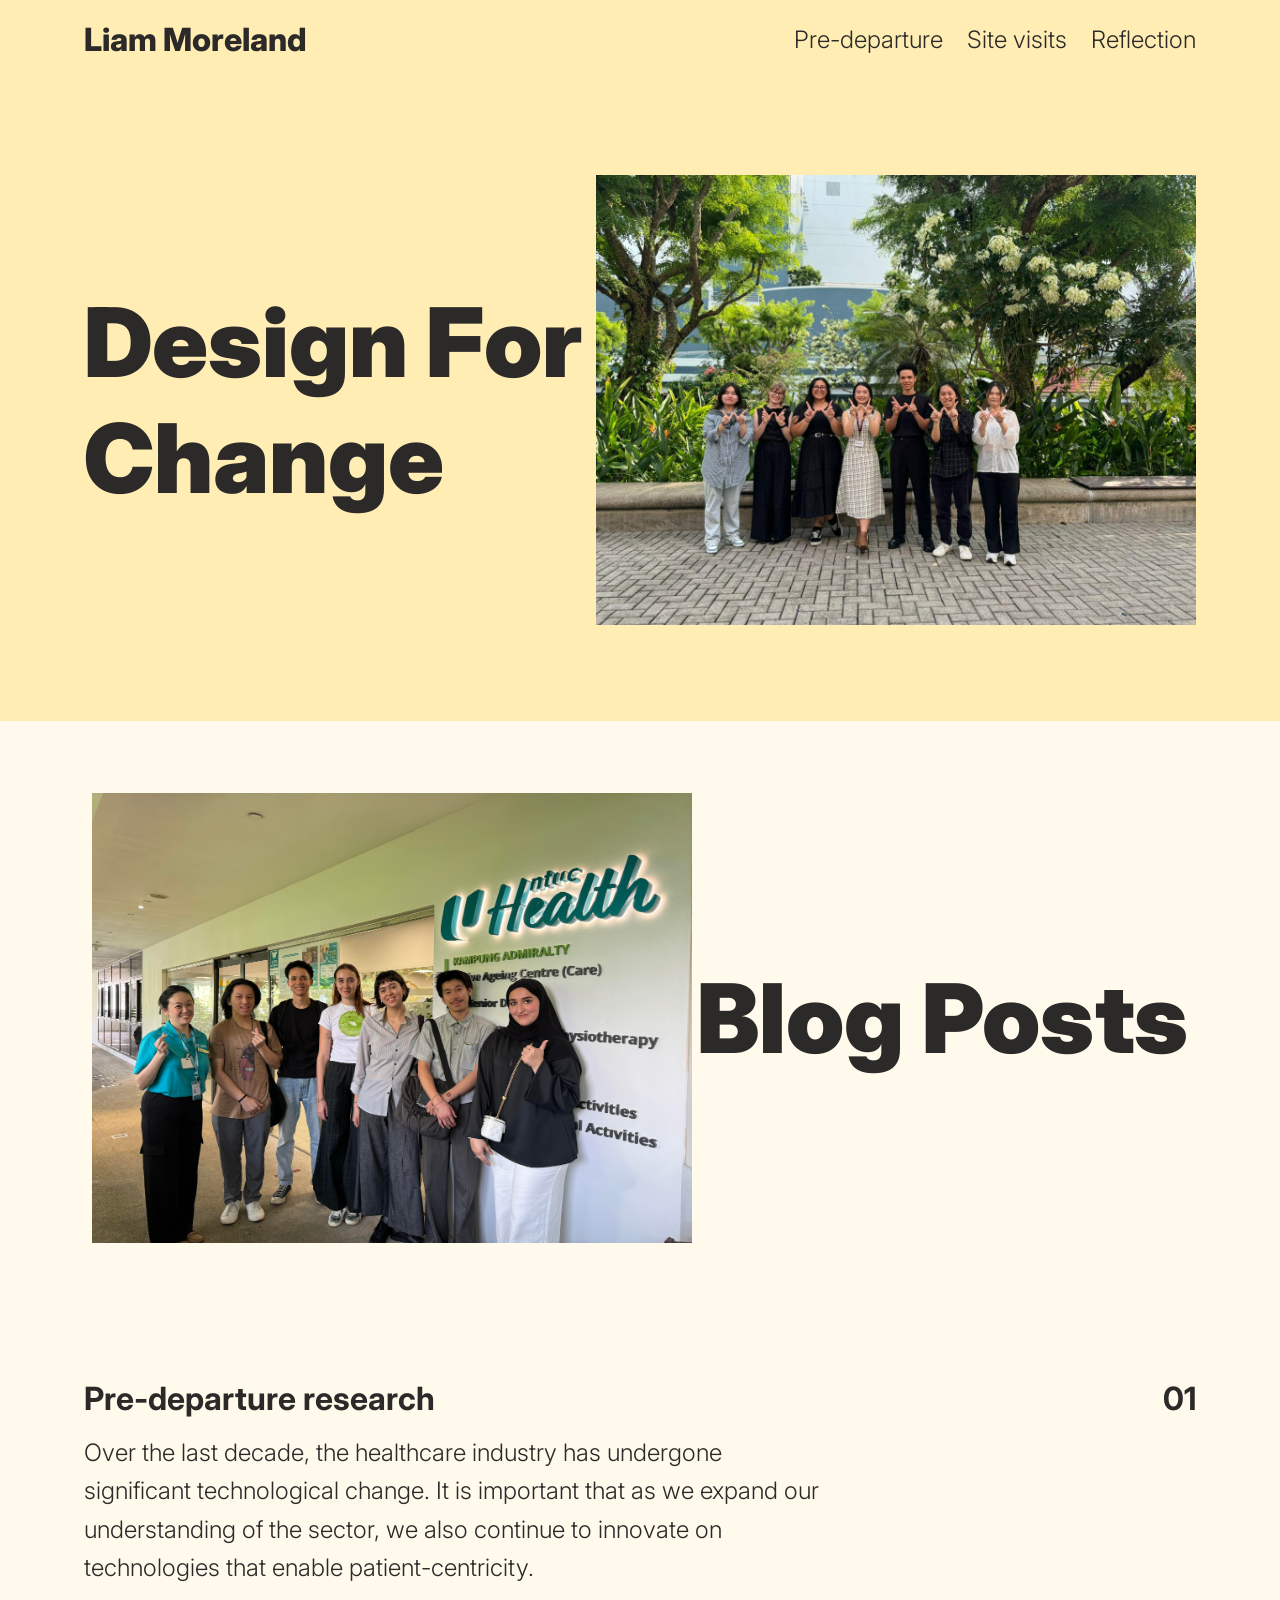
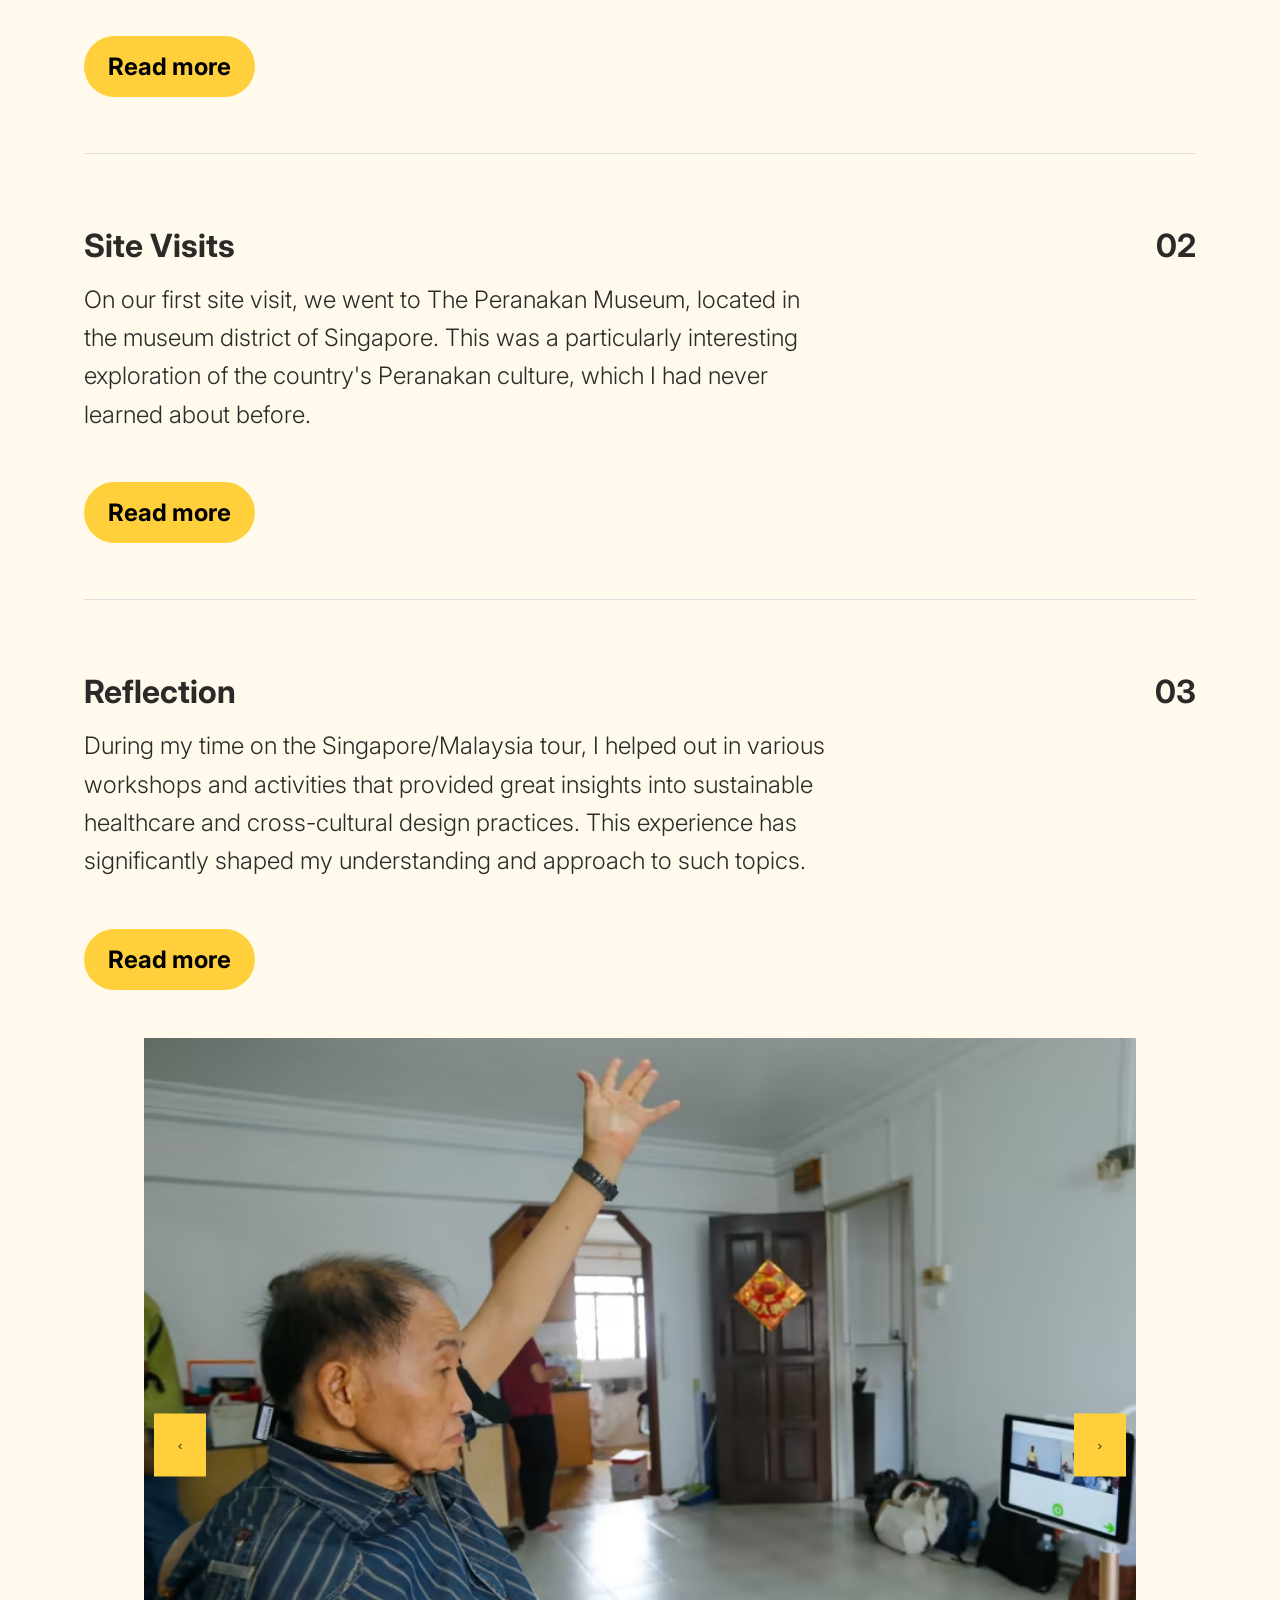
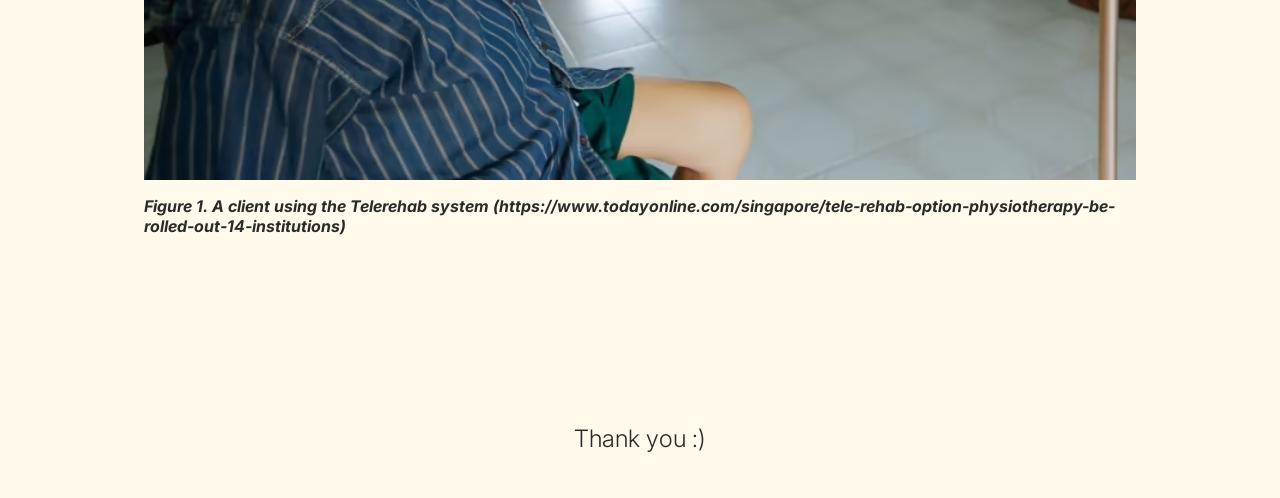
<file: index.html>
<!DOCTYPE html>
<html lang="en">

<head>
    <meta charset="UTF-8">
    <meta name="viewport" content="width=device-width, initial-scale=1.0">
    <title>Liam Moreland - Design For Change</title>
    <link rel="stylesheet" href="styles.css">
    <link rel="preconnect" href="https://fonts.googleapis.com">
    <link rel="preconnect" href="https://fonts.gstatic.com" crossorigin>
    <link href="https://fonts.googleapis.com/css2?family=Inter:wght@100..900&display=swap" rel="stylesheet">
</head>

<body>
    <header>
        <div class="container">
            <nav>
                <div class="logo">Liam Moreland</div>
                <ul>
                    <li><a href="#">Pre-departure</a></li>
                    <li><a href="#">Site visits</a></li>
                    <li><a href="#">Reflection</a></li>
                </ul>
            </nav>
        </div>
    </header>
    <main>
        <div class="colour">
            <div class="container">
                <section class="hero">
                    <h1>Design For Change</h1>
                    <img src="hero1.jpg" class="hero-image"></img>
                </section>
            </div>
        </div>
        <div class="container">
            <section class="blog-header">
                <img src="hero2.jpg" class="hero-image"></img>
                <h1>Blog Posts</h1>
            </section>
            <section class="blog-posts">
                <div class="post">
                    <div class="post-content">
                        <h3>Pre-departure research</h3>
                        <p>Over the last decade, the healthcare industry has undergone significant technological change.
                            It
                            is important that as we expand our understanding of the sector, we also continue to innovate
                            on
                            technologies that enable patient-centricity.</p>
                        <div class="full-content" style="display: none;">
                            <p>
                                By enabling patient-centricity
                                we ensure that we're not only solving complex challenges but also maintaining quality of
                                life and
                                monitoring to predict any poor outcomes. This first post addresses some of the
                                innovative
                                technologies, and programs that facilitate them, coming out of Singapore in recent
                                years.
                            </p>
                            <p>
                                Focusing on a specific industry, I can outline how the Singaporean government allocates
                                resources to bring health startup technology to life. 
                                
                            </p>
                            <p>For example, the Ministry of
                                Health
                                has worked in collaboration with National University of Singapore startup T-Rehab to
                                develop
                                the latest innovation in the physiotherapy industry - Smart Health TeleRehab (figure 1). TeleRehab
                                is
                                remote physiotherapy and it’s an interesting interplay of technology. It utilizes
                                sensors,
                                digital dashboards, video conferencing, and more to transform a physical form of therapy
                                into a virtual space.
                            </p>
                            <p>
                                Health technology like this shakes up an industry with so much potential. I’m looking
                                forward to exploring all the other initiatives, products, and services offered.
                            </p>
                        </div>
                        <a href="#" class="read-more">Read more</a>
                    </div>
                    <div class="post-number">
                        <h3>01</h3>
                    </div>
                </div>
                <hr>
                <div class="post">
                    <div class="post-content">
                        <h3>Site Visits</h3>
                        <p>On our first site visit, we went to The Peranakan Museum, located in the museum district of
                            Singapore. This was a particularly interesting exploration of the country's Peranakan
                            culture,
                            which I had never learned about before.</p>
                        <div class="full-content" style="display: none;">
                            <p>The museum offered a deep dive into the unique blend of Chinese, Malay, and Indonesian
                                influences that define Peranakan culture. Understanding the cultural symbols provided
                                valuable insights into their way of life and their relevance to a healthier community.
                            </p>
                            <p>
                                The symbols include brightly colored ornamental vases, plates, bowls, and more. From
                                lime
                                green to bright pink porcelain, they were hard to miss and brightly displayed (figure 2). A closer
                                look
                                at the patterns they’re decorated with tells the story of the community’s emphasis on
                                aesthetic beauty and cultural identity.
                            </p>
                            <p>
                                Preserving Peranakan cultural practices can significantly contribute to a Healthier
                                Singapore by creating a sense of belonging and identity, which is important for mental
                                health and well-being. Engaging in traditional crafts and community events provides a
                                sense
                                of purpose, especially for the elderly.
                            </p>
                            <p>
                                The next site visit offered an in-depth look into Singapore's history with a
                                thought-provoking exhibit on plastic waste in modern society. What stood out about the
                                Plastics Exhibit was the design of the space. It showed a modern bedroom, and as we
                                walked
                                through, we observed the use of plastics and how seamlessly they fit into everyday life.
                                We
                                also had the chance to learn more about the recyclability of these items through info
                                cards.
                                I loved the simplicity of these cards as they allowed all visitors, even children, to
                                understand the seriousness of sustainability practices.
                            </p>
                            <p>
                                This focus on environmental impact highlights the need for promoting physical health by
                                advocating for a cleaner environment. By integrating cultural heritage and environmental
                                awareness, Singapore can adopt a holistic approach to health that includes mental,
                                emotional, and physical well-being.
                            </p>
                            <p>
                                The plastics exhibit’s focus on environmental impact also echoes Australia’s increasing
                                awareness and efforts towards sustainability. Both countries recognize the importance of
                                cultural preservation and the environment. Though the approaches and emphasis may vary,
                                it
                                is a unified mission that we are both striving toward.
                            </p>
                            <p>
                                Overall, my visits to the Peranakan Museum and the National Museum's plastics exhibit
                                underscored the beauty of cultural traditions and the urgent need for environmental
                                sustainability. Understanding these practices not only enhances our cultural knowledge
                                but
                                also highlights their role in promoting a healthy society. By valuing cultural heritage
                                and
                                advocating for sustainable practices, we can contribute to a sustainable approach to
                                public
                                health.
                            </p>

                        </div>
                        <a href="#" class="read-more">Read more</a>
                    </div>
                    <div class="post-number">
                        <h3>02</h3>
                    </div>
                </div>
                <hr>
                <div class="post">
                    <div class="post-content">
                        <h3>Reflection</h3>
                        <p>During my time on the Singapore/Malaysia tour, I helped out in various workshops and
                            activities
                            that provided great insights into sustainable healthcare and cross-cultural design
                            practices.
                            This experience has significantly shaped my understanding and approach to such topics.</p>
                        <div class="full-content" style="display: none;">

                            <p>
                                The symposium was one of my favorite workshops (figure 3), where we gathered to hear from highly
                                experienced experts in the field. The case studies, especially from our Taiwanese
                                professor
                                and her redesign of the umbilical clamp, provided a detailed glimpse into the design
                                process
                                across the industry, offering valuable pointers for my own design thinking. The site
                                visits
                                to elder day care centers were also insightful, showing the approaches healthcare
                                professionals take towards sustainability. Activities, such as the Taylor University
                                dinner
                                and the ugly t-shirt competition, helped me better engage with others outside my own
                                cultural context.
                            </p>
                            <p>
                                This tour highlighted that both Singapore and Malaysia are highly advanced, particularly
                                in
                                their approach to aging populations. I would often observe elderly people actively
                                cycling
                                or working out, reinforcing the emphasis on maintaining an active lifestyle. However,
                                while
                                sustainability is reflected in policies, it is less ingrained in some areas of the
                                culture,
                                especially concerning the relatively new practice of recycling, particularly single-use
                                plastics.
                            </p>
                            <p>
                                In the group, I contributed primarily through ideation, research, and wireframing. My
                                background in interaction design and design strategy helped maintain a solid line of
                                design
                                thinking that included everyone's input. I went back on ideas to ensure alignment with
                                our
                                personas, resulting in a refined campaign led by the visual communication designers.
                                This
                                approach also helped with a smooth collaboration with other interaction design members,
                                overcoming language barriers.
                            </p>
                            <p>
                                One challenge was the group sometimes moving ahead with ideas that didn't align with our
                                personas or overlooked the skills of interaction design members. This was resolved
                                through
                                open and honest communication, ensuring everyone’s contributions were valued.
                            </p>
                            <p>
                                Throughout my time in Singapore and Malaysia, I noticed the use of mascots to promote
                                behavior change, particularly on trains. We incorporated this cultural insight by
                                creating
                                our own mascot, to resonate with the local culture, effectively conveying our message.
                            </p>
                            <p>
                                Having two nurses, Gabby and Xen, on our team provided significant insights,
                                particularly on
                                wound care and its impact on sustainability. Their expertise guided our research, they
                                stressed the importance of this topic. The other design disciplines within our team
                                allowed
                                us to create meaningful user experiences and beautiful visual assets. Furthermore this
                                project showed me that wound care is a global issue best addressed with cross-cultural
                                interpretations. Our easy-to-follow flowchart and culturally resonant mascot have the
                                potential to make a significant global impact.
                            </p>
                            <p>
                                Lastly, this experience has contributed immensely to my growth as a designer by exposing
                                me
                                to other disciplines and their approaches. I plan to apply these insights by adopting a
                                more
                                multidisciplinary and culturally informed approach in my future work, ensuring a
                                holistic
                                and user-centric design process. My advice to future participants is to stay open-minded
                                and
                                embrace the diversity of perspectives and disciplines. Engage actively in all
                                activities,
                                communicate openly with your group, and use the cultural elements you observe to inform
                                your
                                design decisions. This experience will greatly contribute to your personal and
                                professional
                                growth.
                            </p>
                        </div>
                        <a href="#" class="read-more">Read more</a>
                    </div>
                    <div class="post-number">
                        <h3>03</h3>
                    </div>
                </div>
            </section>
            <section class="carousel">
                <div class="carousel-container">
                    <div class="carousel-slide">
                        <img src="img1.png" alt="Image 1">
                        <h3>Figure 1. A client using the Telerehab system (https://www.todayonline.com/singapore/tele-rehab-option-physiotherapy-be-rolled-out-14-institutions)</h3>
                    </div>
                    <div class="carousel-slide">
                        <img src="img2.jpg" alt="Image 2">
                        <h3>Figure 2. A porcelain vase from the Peranakan Museum</h3>
                    </div>
                    <div class="carousel-slide">
                        <img src="img3.jpg" alt="Image 3">
                        <h3>Figure 3. The panelists from the symposium</h3>
                    </div>

                </div>
                <button class="carousel-button prev">‹</button>
                <button class="carousel-button next">›</button>
            </section>
            
        </div>
    </main>
    <footer>
        <div class="container">
            <div class="legal-info">
                <p>Thank you :)</p>
            </div>
        </div>
    </footer>
    <script src="scripts.js"></script>
</body>

</html>
</file>
<file: styles.css>
/* styles.css */
h1 {
    font-family: "Inter", sans-serif;
    font-weight: 900;
    color: #2B2A29;
}

p {
    font-family: "Inter", sans-serif;
    font-size: 24px;
    font-weight: 300;
    color: #2B2A29;
    line-height: 1.6; /* Adjust this value as needed */
    margin-bottom: 16px; /* Adjust this value as needed */
}

/* styles.css */

p {
    font-family: "Inter", sans-serif;
    font-size: 24px;
    font-weight: 300;
    color: #2B2A29;
    line-height: 1.6; /* Adjust this value as needed */
    margin-bottom: 20px; /* Adjust this value as needed */
}

.full-content {
    display: none; /* Ensure content is hidden by default */
    display: flex;
    justify-content: space-between;
    align-items: flex-start;
}

.full-content img {
    max-width: 200px; /* Adjust the size of the image as needed */
    margin-left: 20px; /* Space between text and image */
}

h2 {
  font-family: "Inter", sans-serif;
  color: #2B2A29;
}

h3 {
  font-family: "Inter", sans-serif;
  font-size: 32px;
  font-weight: 700;
  color: #2B2A29;
}

p {
  font-family: "Inter", sans-serif;
  font-size: 24px;
  font-weight: 300;
  color: #2B2A29;
}

body {
  font-family: Arial, sans-serif;
  margin: 0;
  padding: 0;
  background-color: #FFFAEC;
}
.colour {
    background-color: #FFEDB4;
}
.container {
  max-width: 1440px;
  margin: 0 auto;
  padding: 0 20px; /* Optional padding */
}

header {
  background-color: #FFEDB4;
  padding: 20px 64px;
}

nav {
  display: flex;
  justify-content: space-between;
  align-items: center;
}

.logo {
  font-size: 32px;
  font-weight: 800;
  font-family: "Inter", sans-serif;
  color: #2B2A29;
}

nav ul {
  list-style-type: none;
  margin: 0;
  padding: 0;
  display: flex;
  gap: 24px;
}

nav ul li {
  display: inline;
}

nav ul li a {
  text-decoration: none;
  color: #2B2A29;
  font-weight: 300;
  font-family: "Inter", sans-serif;
  font-size: 24px;
}

.hero {
  background-color: #FFEDB4;
  padding: 96px 64px;
  text-align: left;
  display: flex;
  justify-content: space-between;
  align-items: center;
}

.hero h1 {
  font-size: 96px;
  margin: 0;
  width: 549px;
}

.hero .hero-image {
  max-width: 600px;
  min-width: 400px;
  height: auto;
  background-color: #ddd;
}

.blog-header {
  background-color: #FFFAEC;
  padding: 72px;
  text-align: left;
  display: flex;
  justify-content: space-between;
  align-items: center;
}

.blog-header h1 {
  font-size: 96px;
  margin: 0;
}

.blog-header .hero-image {
  max-width: 600px;
  min-width: 400px;
  height: auto;
  background-color: #ddd;
}

.blog-posts {
  padding: 64px;
  background-color: #FFFAEC;
}

.blog-posts h2 {
  font-size: 32px;
  text-align: left;
  margin-bottom: 50px;
}

.post {
  display: flex;
  justify-content: space-between;
  align-items: flex-start;
}

.post-image {
  width: 150px;
  height: 150px;
  background-color: #ddd;
  margin-right: 20px;
}

.post-content {
  flex-grow: 1;
  max-width: 66.66%;
}

.post-content h3 {
  font-size: 32px;
  margin: 0;
  padding-bottom: 16px;
}

.post-content p {
  padding: 0 0 64px 0;
  margin: 0;
}

.read-more {
  text-decoration: none;
  background-color: #FFD03C;
  padding: 16px 24px;
  border-radius: 100px;
  color: #000;
  font-weight: 700;
  font-size: 24px;
  font-family: "inter", sans-serif;
}

.post-number h3 {
  font-weight: 700;
  margin: 0;
}

hr {
  border: 0;
  border-top: 1px solid #ddd;
  margin: 72px 0;
}

footer {

  background-color: #FFFAEC;
  padding: 20px;
  text-align: center;
  padding-top: 144px;
}

.legal-info {
  font-size: 12px;
  color: #999;
}

.full-content {
  display: none; /* Ensure content is hidden by default */
}

.carousel {
  position: relative;
  width: 80%;
  margin: 0 auto;
  overflow: hidden;
  background-color: #FFFAEC;
}

.carousel-container {
  display: flex;
  transition: transform 0.5s ease-in-out;
}

.carousel-slide {
  min-width: 100%;
  box-sizing: border-box;
}

.carousel-slide img {
  width: 100%;
  display: block;
}

.carousel-button {
  position: absolute;
  top: 50%;
  transform: translateY(-50%);
  background-color: #FFD03C;
  border: none;
  color: #2B2A29;
  padding: 24px;
  cursor: pointer;
}

.carousel-button.prev {
  left: 10px;
}

.carousel-button.next {
  right: 10px;
}

.carousel h3 {
  font-size: 16px;
  font-style: italic;
}
</file>
